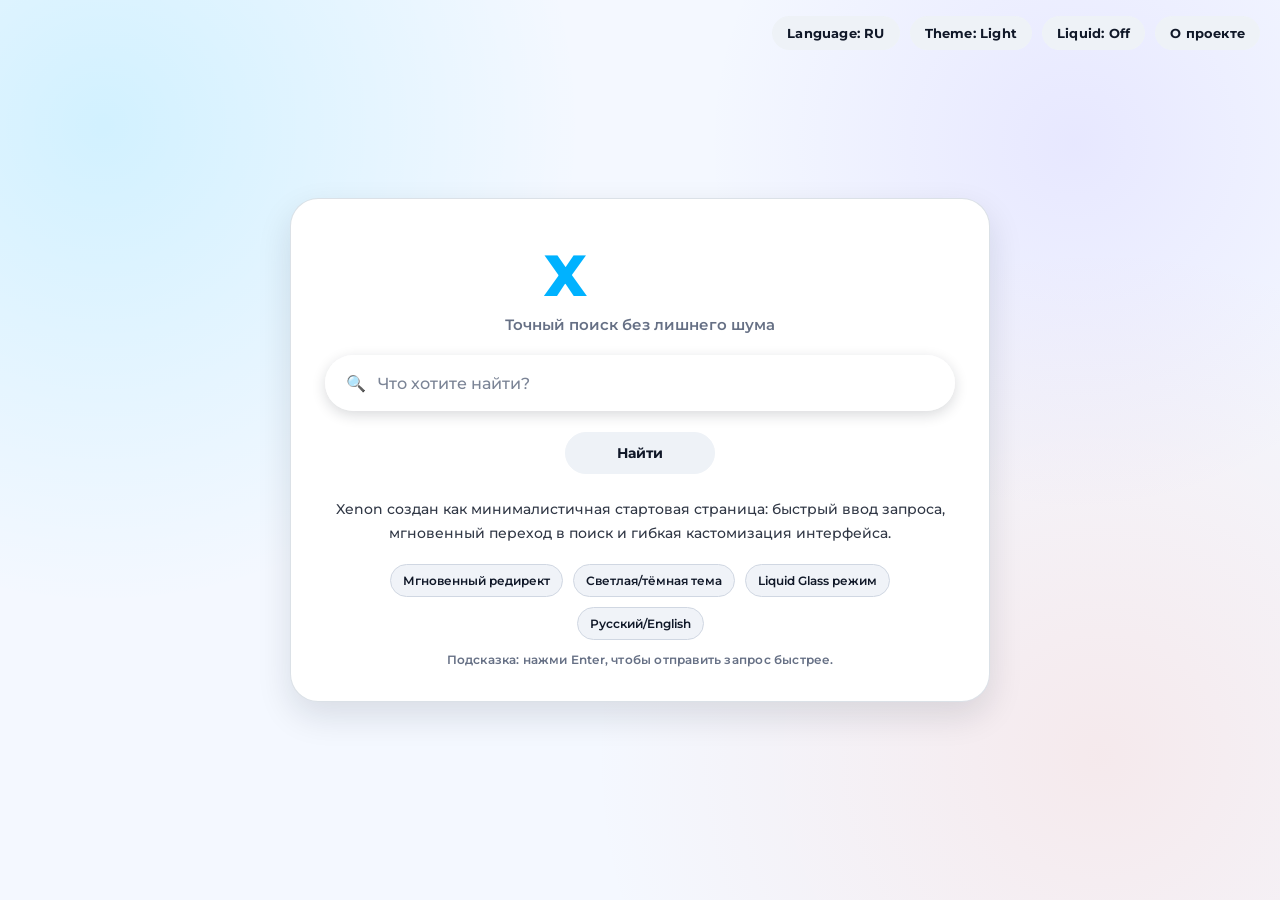
<file: index.html>
﻿<!doctype html>
<html lang="ru" data-theme="light" data-glass="off" data-lang="ru">
<head>
  <meta charset="UTF-8" />
  <meta name="viewport" content="width=device-width, initial-scale=1.0" />
  <meta name="description" content="Xenon start page" />
  <title>Xenon</title>
  <link rel="preconnect" href="https://fonts.googleapis.com" />
  <link rel="preconnect" href="https://fonts.gstatic.com" crossorigin />
  <link href="https://fonts.googleapis.com/css2?family=Montserrat:wght@400;500;600;700;800&display=swap" rel="stylesheet" />
  <link rel="stylesheet" href="assets/css/reset.css" />
  <link rel="stylesheet" href="assets/css/theme.css" />
  <link rel="stylesheet" href="assets/css/layout.css" />
</head>
<body>
  <header class="topbar" aria-label="Top navigation">
    <button id="langToggle" class="theme-toggle" type="button" aria-label="Сменить язык">Language: RU</button>
    <button id="themeToggle" class="theme-toggle" type="button" aria-label="Сменить тему">Theme: Light</button>
    <button id="glassToggle" class="theme-toggle" type="button" aria-label="Включить эффект Liquid Glass">Liquid: Off</button>
    <a id="aboutLink" class="theme-toggle" href="about.html" aria-label="О проекте">About</a>
  </header>

  <main class="container">
    <h1 class="logo" aria-label="Xenon logo">
      <span>X</span><span>e</span><span>n</span><span>o</span><span>n</span>
    </h1>
    <p id="subtitle" class="subtitle">Точный поиск без лишнего шума</p>

    <form id="searchForm" class="search-form" novalidate>
      <label class="search-box" for="query">
        <span class="search-icon" aria-hidden="true">&#128269;</span>
        <input id="query" name="q" type="text" autocomplete="off" placeholder="Что хотите найти?" autofocus />
      </label>
      <button id="searchBtn" class="search-button" type="submit">Найти</button>
    </form>

    <section class="content" aria-label="Xenon details">
      <p id="description" class="description">
        Xenon создан как минималистичная стартовая страница: быстрый ввод запроса, мгновенный переход в поиск и гибкая кастомизация интерфейса.
      </p>
      <div class="chips" role="list" aria-label="Features">
        <span id="chip1" class="chip" role="listitem">Мгновенный редирект</span>
        <span id="chip2" class="chip" role="listitem">Светлая/тёмная тема</span>
        <span id="chip3" class="chip" role="listitem">Liquid Glass режим</span>
        <span id="chip4" class="chip" role="listitem">Русский/English</span>
      </div>
      <p id="hint" class="hint">Подсказка: нажми Enter, чтобы отправить запрос быстрее.</p>
    </section>
  </main>

  <script type="module" src="assets/js/app.js"></script>
</body>
</html>
</file>
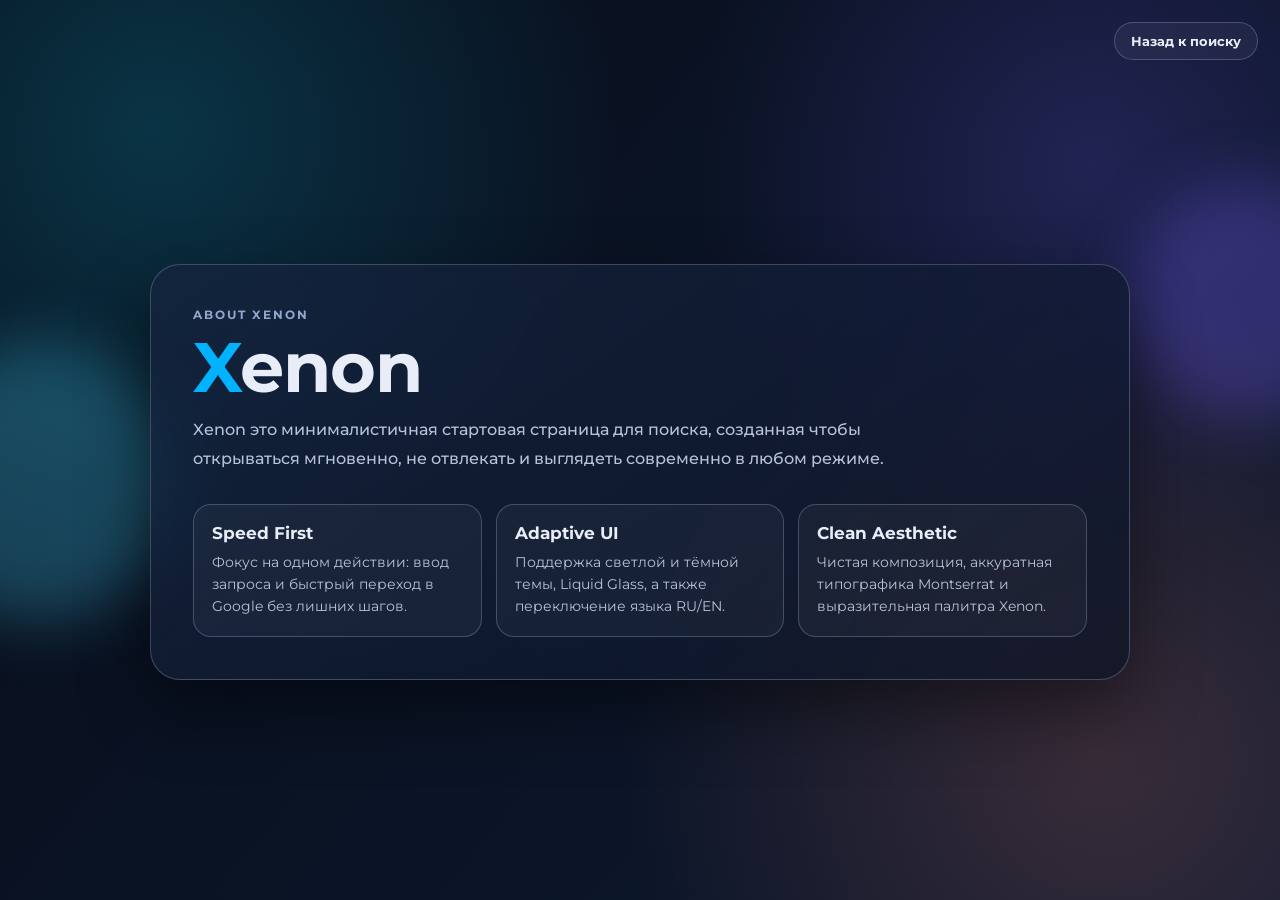
<file: about.html>
﻿<!doctype html>
<html lang="ru">
<head>
  <meta charset="UTF-8" />
  <meta name="viewport" content="width=device-width, initial-scale=1.0" />
  <title>About Xenon</title>
  <link rel="preconnect" href="https://fonts.googleapis.com" />
  <link rel="preconnect" href="https://fonts.gstatic.com" crossorigin />
  <link href="https://fonts.googleapis.com/css2?family=Montserrat:wght@400;500;600;700;800&display=swap" rel="stylesheet" />
  <link rel="stylesheet" href="assets/css/reset.css" />
  <link rel="stylesheet" href="assets/css/about.css" />
</head>
<body>
  <div class="glow glow-a" aria-hidden="true"></div>
  <div class="glow glow-b" aria-hidden="true"></div>

  <header class="topbar">
    <a class="back-btn" href="index.html">Назад к поиску</a>
  </header>

  <main class="about-wrap">
    <section class="hero-card">
      <p class="eyebrow">ABOUT XENON</p>
      <h1><span>X</span>enon</h1>
      <p class="lead">
        Xenon это минималистичная стартовая страница для поиска, созданная чтобы открываться мгновенно,
        не отвлекать и выглядеть современно в любом режиме.
      </p>

      <div class="grid">
        <article class="feature">
          <h2>Speed First</h2>
          <p>Фокус на одном действии: ввод запроса и быстрый переход в Google без лишних шагов.</p>
        </article>
        <article class="feature">
          <h2>Adaptive UI</h2>
          <p>Поддержка светлой и тёмной темы, Liquid Glass, а также переключение языка RU/EN.</p>
        </article>
        <article class="feature">
          <h2>Clean Aesthetic</h2>
          <p>Чистая композиция, аккуратная типографика Montserrat и выразительная палитра Xenon.</p>
        </article>
      </div>
    </section>
  </main>
</body>
</html>
</file>
<file: assets/css/theme.css>
﻿:root {
  --bg: #f4f8ff;
  --bg-accent-1: rgba(0, 198, 255, 0.14);
  --bg-accent-2: rgba(255, 128, 102, 0.12);
  --bg-accent-3: rgba(118, 87, 255, 0.1);
  --surface: #ffffff;
  --surface-border: rgba(216, 222, 229, 0.9);
  --surface-blur: 0px;
  --text: #101828;
  --border: #d0d7e2;
  --muted: #667085;
  --shadow: 0 14px 34px rgba(16, 24, 40, 0.12);
  --search-shadow: 0 4px 14px rgba(16, 24, 40, 0.16);
  --button-bg: #eef2f7;
  --button-border: #eef2f7;
}

html[data-theme="dark"] {
  --bg: #0b1220;
  --bg-accent-1: rgba(0, 198, 255, 0.24);
  --bg-accent-2: rgba(255, 128, 102, 0.2);
  --bg-accent-3: rgba(118, 87, 255, 0.18);
  --surface: #121d33;
  --surface-border: rgba(73, 88, 113, 0.85);
  --surface-blur: 0px;
  --text: #e4e7ec;
  --border: #3d4b66;
  --muted: #98a2b3;
  --shadow: 0 16px 38px rgba(0, 0, 0, 0.5);
  --search-shadow: 0 5px 16px rgba(0, 0, 0, 0.46);
  --button-bg: #1f2a3f;
  --button-border: #1f2a3f;
}

html[data-glass="on"] {
  --surface: linear-gradient(140deg, rgba(255, 255, 255, 0.56), rgba(255, 255, 255, 0.26));
  --surface-border: rgba(255, 255, 255, 0.55);
  --surface-blur: 18px;
  --shadow: 0 18px 46px rgba(16, 24, 40, 0.2);
}

html[data-theme="dark"][data-glass="on"] {
  --surface: linear-gradient(145deg, rgba(35, 53, 84, 0.58), rgba(20, 30, 47, 0.35));
  --surface-border: rgba(151, 173, 211, 0.4);
  --surface-blur: 18px;
  --shadow: 0 18px 50px rgba(0, 0, 0, 0.55);
}

body {
  background:
    radial-gradient(circle at 8% 14%, var(--bg-accent-1), transparent 34%),
    radial-gradient(circle at 84% 16%, var(--bg-accent-3), transparent 28%),
    radial-gradient(circle at 86% 84%, var(--bg-accent-2), transparent 38%),
    var(--bg);
  color: var(--text);
  transition: background-color 0.25s ease, color 0.25s ease;
}
</file>
<file: assets/css/layout.css>
﻿body {
  min-height: 100vh;
  font-family: "Montserrat", "Segoe UI", Tahoma, sans-serif;
  display: flex;
  align-items: center;
  justify-content: center;
  padding: 20px;
}

.topbar {
  position: fixed;
  top: 16px;
  right: 20px;
  z-index: 10;
  display: flex;
  gap: 10px;
}

.theme-toggle {
  border: 1px solid var(--button-border);
  background: var(--button-bg);
  color: var(--text);
  border-radius: 999px;
  padding: 8px 14px;
  cursor: pointer;
  font-size: 13px;
  font-weight: 700;
  letter-spacing: 0.2px;
  transition: border-color 0.15s ease, transform 0.15s ease;
  text-decoration: none;
}

.theme-toggle:hover {
  border-color: var(--border);
  transform: translateY(-1px);
}

.container {
  position: relative;
  overflow: hidden;
  width: min(92vw, 700px);
  text-align: center;
  padding: 46px 34px 34px;
  border: 1px solid var(--surface-border);
  border-radius: 28px;
  background: var(--surface);
  box-shadow: var(--shadow);
  backdrop-filter: blur(var(--surface-blur)) saturate(150%);
  -webkit-backdrop-filter: blur(var(--surface-blur)) saturate(150%);
}

.logo {
  font-size: clamp(40px, 7vw, 58px);
  font-weight: 800;
  letter-spacing: -1px;
  margin: 2px 0 10px;
  user-select: none;
  line-height: 1;
}

.logo span:nth-child(1) { color: #00b2ff; }
.logo span:nth-child(2),
.logo span:nth-child(3),
.logo span:nth-child(4),
.logo span:nth-child(5) { color: #ffffff; }

.subtitle {
  margin: 0 0 22px;
  color: var(--muted);
  font-size: 15px;
  font-weight: 600;
}

.search-form {
  display: grid;
  justify-items: center;
}

.search-box {
  display: flex;
  align-items: center;
  height: 56px;
  width: 100%;
  border: 1px solid var(--border);
  border-radius: 999px;
  padding: 0 20px;
  transition: border-color 0.15s ease, box-shadow 0.15s ease, transform 0.15s ease;
  margin-bottom: 20px;
  background: color-mix(in srgb, var(--surface) 88%, transparent);
}

html[data-glass="on"] .search-box {
  border-color: rgba(255, 255, 255, 0.5);
  background: linear-gradient(135deg, rgba(255, 255, 255, 0.38), rgba(255, 255, 255, 0.14));
  backdrop-filter: blur(10px);
}

html[data-theme="dark"][data-glass="on"] .search-box {
  border-color: rgba(154, 177, 216, 0.42);
  background: linear-gradient(130deg, rgba(98, 126, 176, 0.24), rgba(56, 78, 116, 0.14));
}

.search-box:hover,
.search-box:focus-within {
  border-color: transparent;
  box-shadow: var(--search-shadow);
  transform: translateY(-1px);
}

.search-icon {
  color: var(--muted);
  margin-right: 10px;
  font-size: 16px;
}

#query {
  width: 100%;
  border: 0;
  outline: 0;
  font-size: 16px;
  font-weight: 500;
  color: var(--text);
  background: transparent;
}

#query::placeholder {
  color: color-mix(in srgb, var(--muted) 86%, #ffffff 14%);
}

.search-button {
  height: 42px;
  min-width: 150px;
  padding: 0 24px;
  border-radius: 999px;
  border: 1px solid var(--button-border);
  background: var(--button-bg);
  color: var(--text);
  font-size: 14px;
  font-weight: 700;
  cursor: pointer;
  transition: border-color 0.15s ease, box-shadow 0.15s ease, transform 0.15s ease;
}

.search-button:hover {
  border-color: var(--border);
  box-shadow: 0 6px 14px rgba(16, 24, 40, 0.2);
  transform: translateY(-1px);
}

.content {
  margin-top: 24px;
}

.description {
  margin: 0 auto;
  max-width: 620px;
  color: color-mix(in srgb, var(--text) 86%, #ffffff 14%);
  font-size: 14px;
  line-height: 1.7;
  font-weight: 500;
}

.chips {
  display: flex;
  justify-content: center;
  flex-wrap: wrap;
  gap: 10px;
  margin: 18px 0 12px;
}

.chip {
  padding: 8px 12px;
  border-radius: 999px;
  border: 1px solid var(--border);
  background: color-mix(in srgb, var(--button-bg) 88%, transparent);
  font-size: 12px;
  font-weight: 600;
  color: var(--text);
}

html[data-glass="on"] .chip {
  background: linear-gradient(135deg, rgba(255, 255, 255, 0.32), rgba(255, 255, 255, 0.12));
  border-color: rgba(255, 255, 255, 0.46);
}

.hint {
  margin: 0;
  font-size: 12px;
  font-weight: 600;
  letter-spacing: 0.2px;
  color: var(--muted);
}

@media (max-width: 700px) {
  .container {
    padding: 32px 18px 24px;
    border-radius: 20px;
  }

  .topbar {
    top: 12px;
    right: 12px;
    gap: 8px;
    flex-wrap: wrap;
    justify-content: flex-end;
  }

  .theme-toggle {
    padding: 8px 12px;
  }
}
</file>
<file: assets/css/about.css>
﻿:root {
  --bg: #070e1a;
  --bg-2: #0e1930;
  --text: #e8edf8;
  --muted: #b8c3d8;
  --line: rgba(163, 185, 220, 0.3);
  --card: linear-gradient(145deg, rgba(23, 35, 60, 0.8), rgba(13, 20, 36, 0.75));
  --shadow: 0 30px 70px rgba(0, 0, 0, 0.45);
}

body {
  min-height: 100vh;
  margin: 0;
  font-family: "Montserrat", "Segoe UI", Tahoma, sans-serif;
  color: var(--text);
  background:
    radial-gradient(circle at 12% 14%, rgba(18, 220, 255, 0.18), transparent 34%),
    radial-gradient(circle at 85% 18%, rgba(122, 92, 255, 0.2), transparent 30%),
    radial-gradient(circle at 86% 84%, rgba(255, 138, 111, 0.18), transparent 36%),
    linear-gradient(130deg, var(--bg), var(--bg-2));
  overflow-x: hidden;
}

.glow {
  position: fixed;
  border-radius: 999px;
  filter: blur(30px);
  pointer-events: none;
  z-index: 0;
}

.glow-a {
  width: 280px;
  height: 280px;
  left: -100px;
  top: 38%;
  background: rgba(72, 215, 255, 0.25);
}

.glow-b {
  width: 240px;
  height: 240px;
  right: -90px;
  top: 20%;
  background: rgba(124, 97, 255, 0.26);
}

.topbar {
  position: relative;
  z-index: 2;
  padding: 22px;
  display: flex;
  justify-content: flex-end;
}

.back-btn {
  text-decoration: none;
  color: var(--text);
  border: 1px solid var(--line);
  border-radius: 999px;
  padding: 10px 16px;
  font-weight: 700;
  font-size: 13px;
  background: rgba(255, 255, 255, 0.05);
  backdrop-filter: blur(8px);
  transition: transform 0.2s ease, border-color 0.2s ease;
}

.back-btn:hover {
  transform: translateY(-1px);
  border-color: rgba(130, 227, 255, 0.7);
}

.about-wrap {
  position: relative;
  z-index: 1;
  min-height: calc(100vh - 90px);
  padding: 10px 20px 40px;
  display: grid;
  place-items: center;
}

.hero-card {
  width: min(980px, 94vw);
  border: 1px solid var(--line);
  border-radius: 30px;
  padding: 42px;
  background: var(--card);
  box-shadow: var(--shadow);
  backdrop-filter: blur(14px) saturate(150%);
}

.eyebrow {
  margin: 0;
  color: #91a7ce;
  font-size: 12px;
  letter-spacing: 2px;
  font-weight: 700;
}

h1 {
  margin: 10px 0 14px;
  font-size: clamp(40px, 8vw, 70px);
  line-height: 1;
  letter-spacing: -1px;
}

h1 span {
  color: #00b2ff;
}

.lead {
  margin: 0;
  color: var(--muted);
  max-width: 760px;
  line-height: 1.8;
  font-size: 16px;
  font-weight: 500;
}

.grid {
  margin-top: 30px;
  display: grid;
  grid-template-columns: repeat(3, minmax(0, 1fr));
  gap: 14px;
}

.feature {
  border: 1px solid var(--line);
  border-radius: 18px;
  padding: 18px;
  background: rgba(255, 255, 255, 0.04);
}

.feature h2 {
  margin: 0 0 8px;
  font-size: 17px;
}

.feature p {
  margin: 0;
  color: var(--muted);
  font-size: 14px;
  line-height: 1.6;
}

@media (max-width: 900px) {
  .hero-card {
    padding: 28px 20px;
    border-radius: 22px;
  }

  .grid {
    grid-template-columns: 1fr;
  }

  .lead {
    font-size: 15px;
  }
}
</file>
